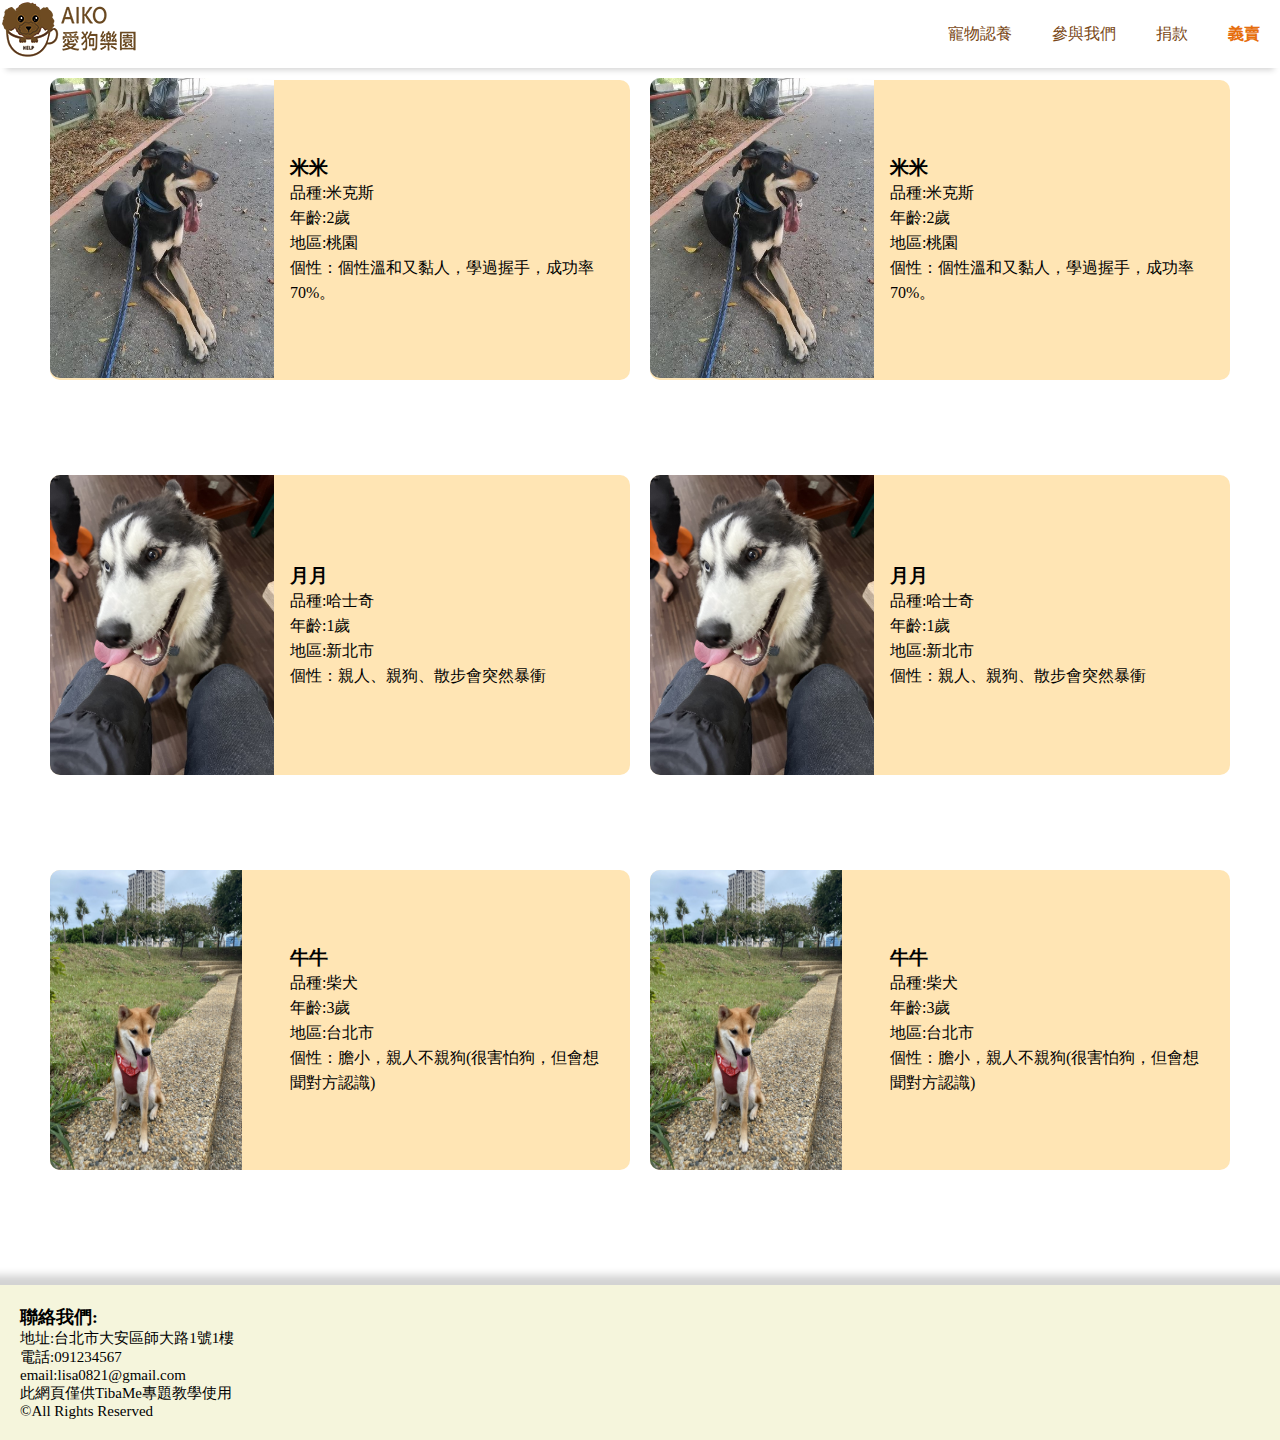
<file: adoption.html>
<!DOCTYPE html>
<html lang="en">

<head>
    <meta charset="UTF-8">
    <meta http-equiv="X-UA-Compatible" content="IE=edge">
    <meta name="viewport" content="width=device-width, initial-scale=1.0">
    <title>Document</title>
    <link rel="stylesheet" href="grid.css">
    <link rel="stylesheet" href="adoption.css">
</head>
<style>
    
</style>

<body>
    <div class="wrap">
        <input type="checkbox" name="" id="menu_control">
        <div class="header">
            <h1 class="logo">
                <a href="index.html"><img src="pic/DOG.png" alt=""></a>
            </h1>
            <label for="menu_control" class="menu_btn">
                <span>選單</span>
            </label>
            <nav>
                <a href="adoption.html">寵物認養</a>
                <a href="participate.html">參與我們</a>
                <a href="donation.html" class="list-of-donate">捐款</a>
                <a href="vending-machine.html" class="charity">義賣</a>
            </nav>
        </div>
        <div class="container">
            <div class="row">
                <div class="col-12 col-xl-6">
                    <div class="item">
                        <div class="pic" id="mix">
                            <a href="adoption_details.html"><img src="pic/tongue.jpg"></a>
                        </div>
                        <div class="txt">
                            <h3>米米</h3>
                            <p>品種:米克斯</p>
                            <p>年齡:2歲</p>
                            <p>地區:桃園</p>
                            <p>個性：個性溫和又黏人，學過握手，成功率70%。</p>
                        </div>
                    </div>
                </div>
                <div class="col-12 col-xl-6">
                    <div class="item">
                        <div class="pic" id="mix">
                            <a href="adoption_details.html"><img src="pic/tongue.jpg"></a>
                        </div>
                        <div class="txt">
                            <h3>米米</h3>
                            <p>品種:米克斯</p>
                            <p>年齡:2歲</p>
                            <p>地區:桃園</p>
                            <p>個性：個性溫和又黏人，學過握手，成功率70%。</p>
                        </div>
                    </div>
                </div>
                <div class="col-12 col-xl-6">
                    <div class="item">
                        <div class="pic" id="husky">
                            <a href="adoption_details.html"><img src="pic/husky.jpeg"></a>
                        </div>
                        <div class="txt">
                            <h3 class>月月</h3>
                            <p>品種:哈士奇</p>
                            <p>年齡:1歲</p>
                            <p>地區:新北市</p>
                            <p>個性：親人、親狗、散步會突然暴衝</p>
                        </div>
                    </div>
                </div>
                <div class="col-12 col-xl-6">
                    <div class="item">
                        <div class="pic" id="husky">
                            <a href="adoption_details.html"><img src="pic/husky.jpeg"></a>
                        </div>
                        <div class="txt">
                            <h3 class>月月</h3>
                            <p>品種:哈士奇</p>
                            <p>年齡:1歲</p>
                            <p>地區:新北市</p>
                            <p>個性：親人、親狗、散步會突然暴衝</p>
                        </div>
                    </div>
                </div>
                <div class="col-12 col-xl-6">
                    <div class="item">
                        <div class="pic" id="shiba">
                            <a href="adoption_details.html"><img src="pic/shiba_inu.jpg"></a>
                        </div>
                        <div class="txt">
                            <h3 class=>牛牛</h3>
                            <p>品種:柴犬</p>
                            <p>年齡:3歲</p>
                            <p>地區:台北市</p>
                            <p>個性：膽小，親人不親狗(很害怕狗，但會想聞對方認識)</p>
                        </div>
                    </div>
                </div>
                <div class="col-12 col-xl-6">
                    <div class="item">
                        <div class="pic" id="shiba">
                            <a href="adoption_details.html"><img src="pic/shiba_inu.jpg"></a>
                        </div>
                        <div class="txt">
                            <h3>牛牛</h3>
                            <p>品種:柴犬</p>
                            <p>年齡:3歲</p>
                            <p>地區:台北市</p>
                            <p>個性：膽小，親人不親狗(很害怕狗，但會想聞對方認識)</p>
                        </div>
                    </div>
                </div>
            </div>
            <div class="gap_80"></div>
        </div>
    </div>
    <div class="footer">
        <div class="foot">
        <h3 class="contact">聯絡我們: </h3>
        <p>地址:台北市大安區師大路1號1樓</p>
        <p>電話:091234567</p>
        <p>email:lisa0821@gmail.com</p>
        <p class="p_space"> </p>
        <p>此網頁僅供TibaMe專題教學使用</p>
        <p>©All Rights Reserved</p>
        </div>
    </div>
</body>

</html>
</body>

</html>
</file>
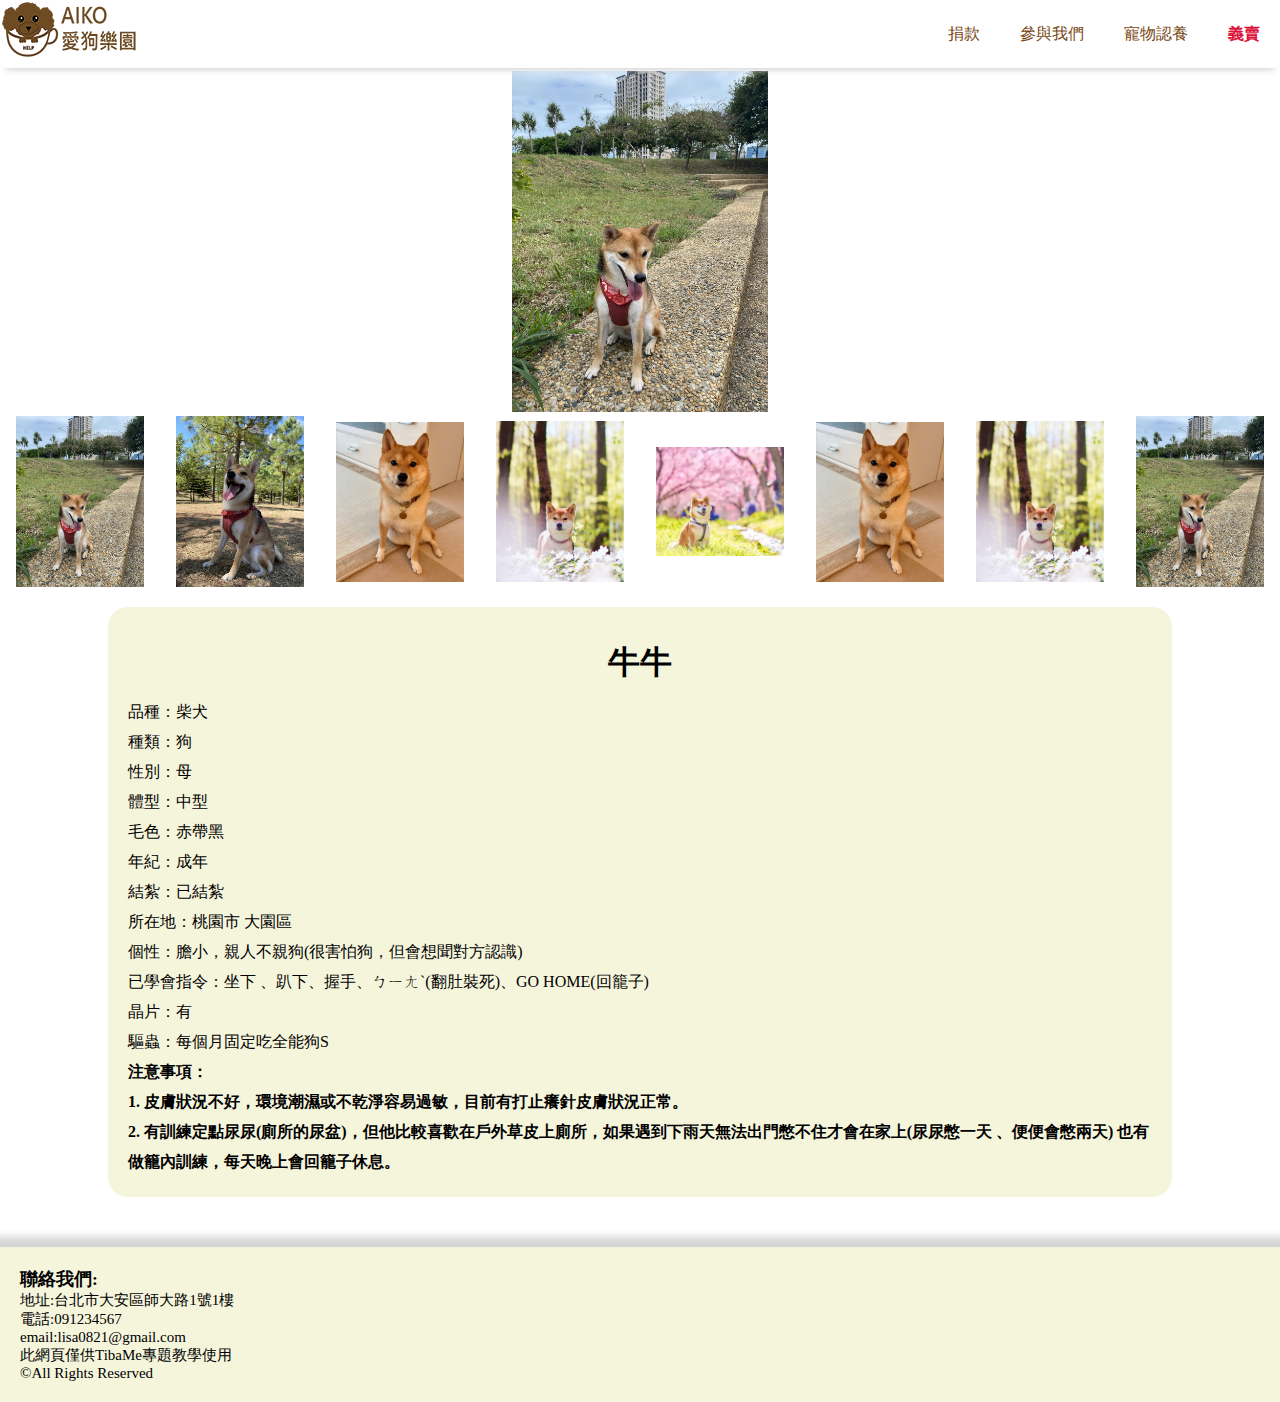
<file: adoption_details.html>
<!DOCTYPE html>
<html lang="en">

<head>
    <meta charset="UTF-8">
    <meta http-equiv="X-UA-Compatible" content="IE=edge">
    <meta name="viewport" content="width=device-width, initial-scale=1.0">
    <title>Document</title>
    <link rel="stylesheet" href="adoption_details.css">
</head>

<body>
    <div class="wrap">
        <input type="checkbox" name="" id="menu_control">
        <div class="header">
            <h1 class="logo">
                <a href="index.html"><img src="pic/DOG.png" alt=""></a>
            </h1>
            <label for="menu_control" class="menu_btn">
                <span>選單</span>
            </label>
            <nav>
                <a href="donation.html" class="list-of-donate">捐款</a>
                <a href="participate.html">參與我們</a>
                <a href="adoption.html">寵物認養</a>
                <a href="vending-machine.html" class="charity">義賣</a>
            </nav>
        </div>
        <div class="adoption_information">領養資訊</div>
        <div class="up">
            <div class="picture">
                <div>
                    <img id="large" src="pic/shiba_inu.jpg">
                </div>
                <div class="small">
                    <img src="pic/shiba_inu.jpg" class="small-pic" />
                    <img src="pic/small.jpg" class="small-pic" />
                    <img src="pic/shib_sit.jpg" class="small-pic" />
                    <img src="pic/serious_shibainu.jpg" class="small-pic" />
                    <img src="pic/shiba_with_sakura.jpg" class="small-pic" />
                    <img src="pic/shib_sit.jpg" class="small-pic" />
                    <img src="pic/serious_shibainu.jpg" class="small-pic" />
                    <img src="pic/shiba_inu.jpg" class="small-pic" />
                </div>
            </div>
            <div class="brief_content">
                <h1>牛牛</h1>
                <p>品種：柴犬</p>
                <p>種類：狗</p>
                <p>性別：母</p>
                <p>體型：中型</p>
                <p>毛色：赤帶黑</p>
                <p>年紀：成年</p>
                <p>結紮：已結紮</p>
                <p>所在地：桃園市 大園區</p>
                <p>個性：膽小，親人不親狗(很害怕狗，但會想聞對方認識)
                </p>
                <p>已學會指令：坐下 、趴下、握手、ㄅㄧㄤˋ(翻肚裝死)、GO HOME(回籠子)
                </p>
                <p>晶片：有
                </p>
                <p>驅蟲：每個月固定吃全能狗S
                </p>
                <p><b>注意事項：</b>
                </p>
                <p><b>1. 皮膚狀況不好，環境潮濕或不乾淨容易過敏，目前有打止癢針皮膚狀況正常。</b> </p>
                <p><b>2. 有訓練定點尿尿(廁所的尿盆)，但他比較喜歡在戶外草皮上廁所，如果遇到下雨天無法出門憋不住才會在家上(尿尿憋一天 、便便會憋兩天)
                        也有做籠內訓練，每天晚上會回籠子休息。</b></p>
            </div>
        </div>
        <div class="footer">
            <h3 class="contact">聯絡我們: </h3>
            <p>地址:台北市大安區師大路1號1樓</p>
            <p>電話:091234567</p>
            <p>email:lisa0821@gmail.com</p>
            <p class="p_space"> </p>
            <p>此網頁僅供TibaMe專題教學使用</p>
            <p>©All Rights Reserved</p>
        </div>
    </div>
    <script src="adoption_details.js">
    </script>
</body>

</html>
</file>
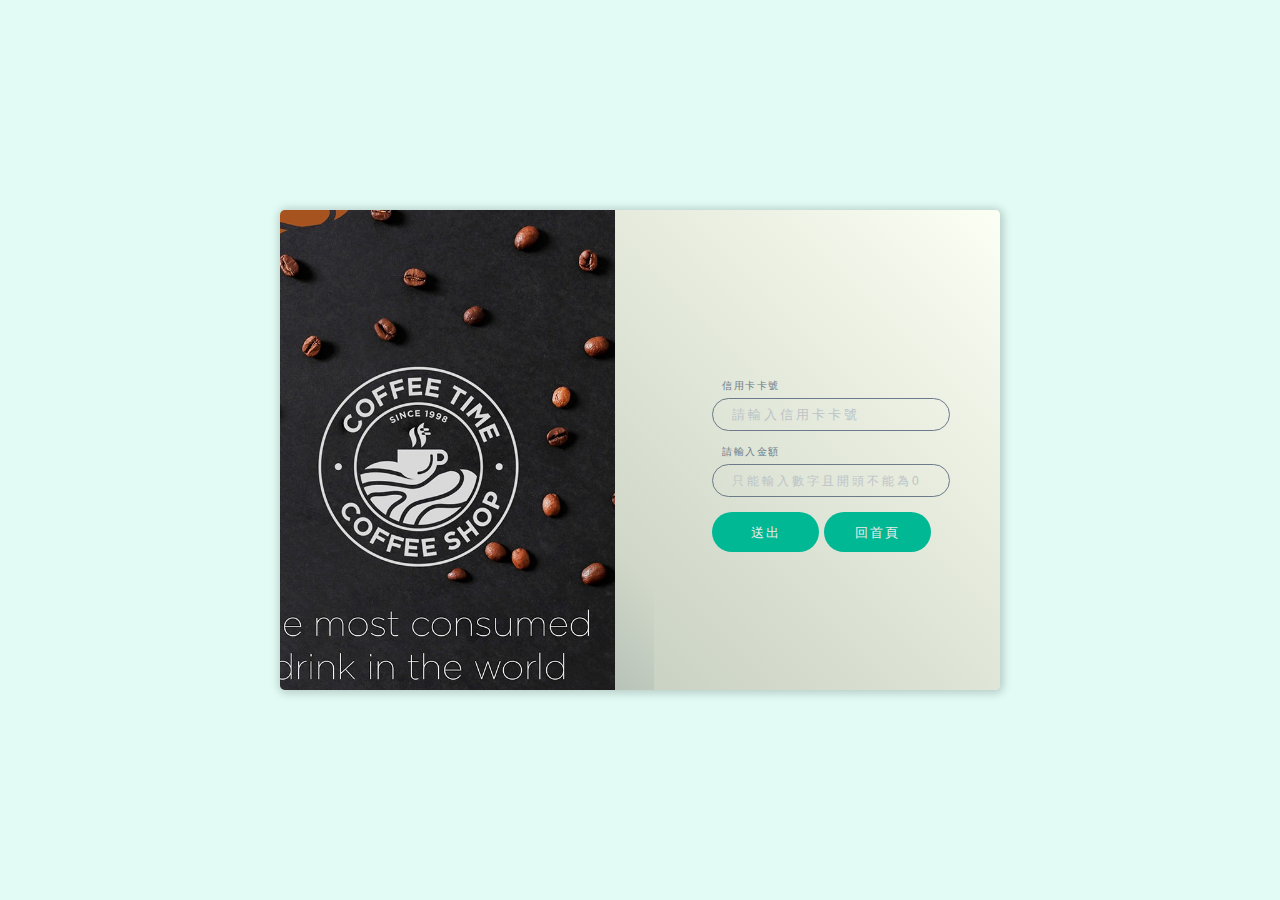
<file: checkout.html>
<!DOCTYPE html>
<html lang="en">

<head>
    <meta charset="UTF-8">
    <meta http-equiv="X-UA-Compatible" content="IE=edge">
    <meta name="viewport" content="width=device-width, initial-scale=1.0">
    <title>Document</title>
    <link rel="stylesheet" href="checkout.css">
</head>

<body>
    <div id="wrapper">
        <div id="container">

            <div id="info">
                <img id="product" src="pic/espresso.jpg" />
            </div>

            <div id="payment">

                <form id="checkout">

                    <input class="card" id="visa" type="button" name="card" value="">
                    <input class="card" id="mastercard" type="button" name="card" value="">

                    <label>信用卡卡號</label>
                    <input class="cardnumber" id="cardnumber"  type="text" placeholder="請輸入信用卡卡號" maxlength="15">

                    <label>請輸入金額</label>
                    <input id="cardholder" type="text" name="name" requierd="true" maxlength="3" placeholder="只能輸入數字且開頭不能為0" required="required" oninput="value=value.replace(/[^\d]|^[0]/g,'')"
                    onkeyup="clearNoNum(this)"/>

                    <input class="btn" type="button" name="purchase" value="送出" onClick="checkCreditCard(myform.selectCard.value, creditCardNumber.value)" >
                    <input class="btn" type="button" name="purchase" value="回首頁"  onclick="location.href='index.html'" />
                </form>
            </div>

        </div>
    </div>
    <script src="checkout.js"></script>
</body>

</html>
</file>
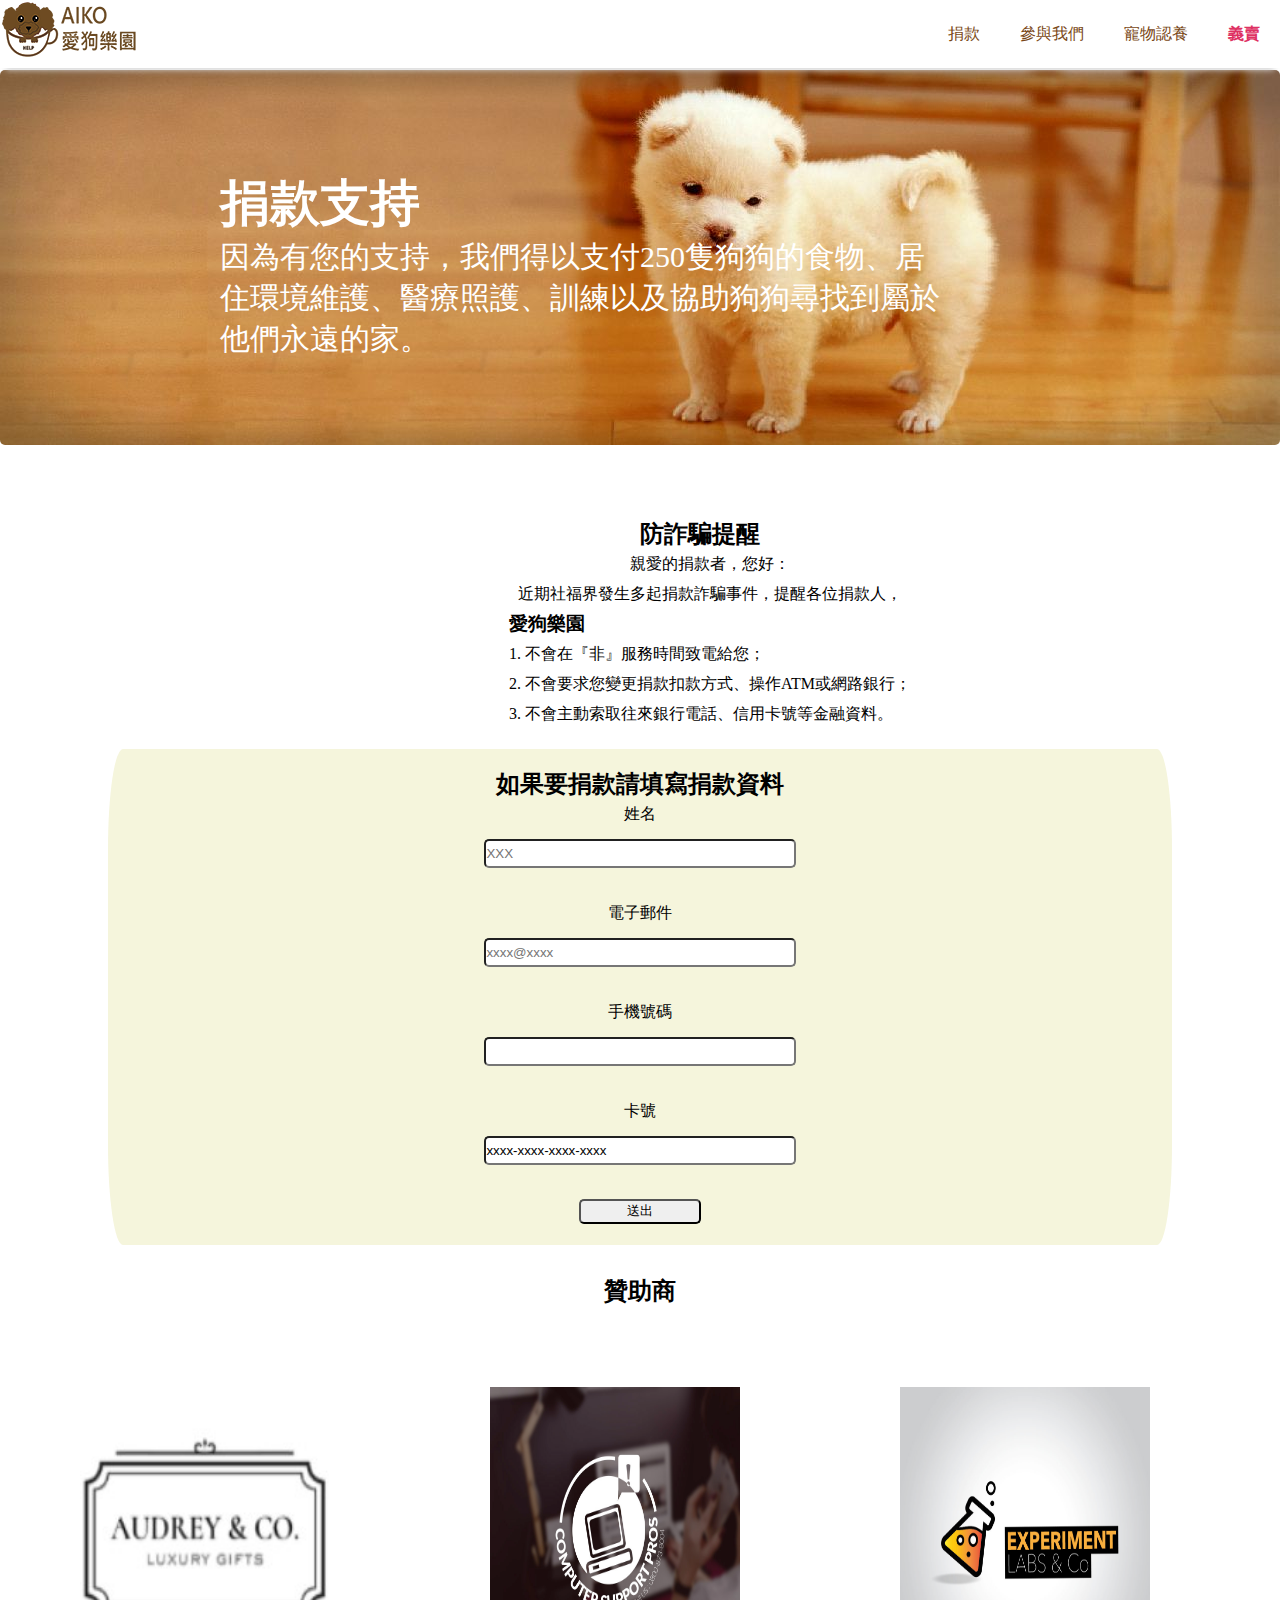
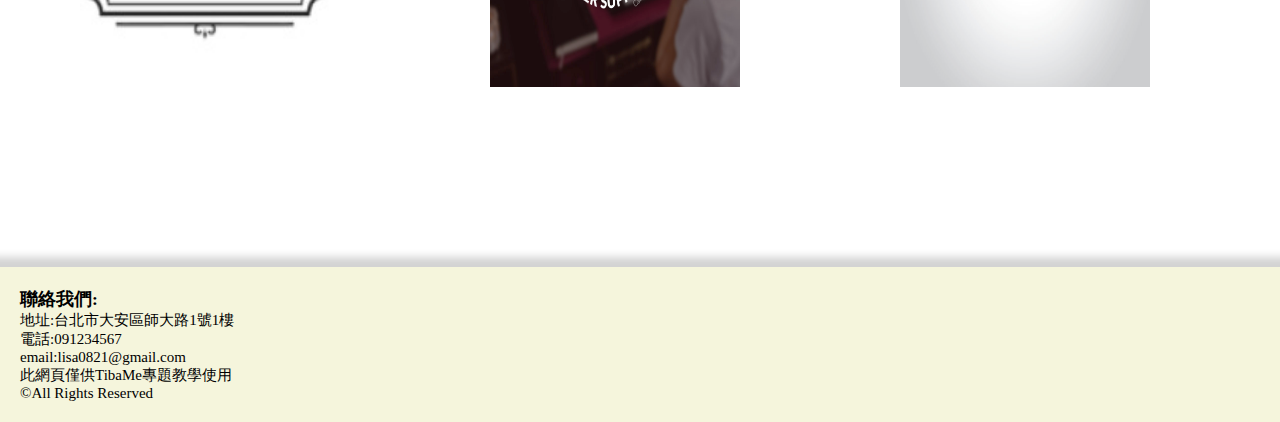
<file: donation.html>
<!DOCTYPE html>
<html lang="en">

<head>
    <meta charset="UTF-8">
    <meta http-equiv="X-UA-Compatible" content="IE=edge">
    <meta name="viewport" content="width=device-width, initial-scale=1.0">
    <title>Document</title>
    <link rel="stylesheet" href="donation.css">
</head>

<body>
    <div class="wrap">
        <input type="checkbox" name="" id="menu_control">
        <div class="header">
            <h1 class="logo">
                <a href="index.html"><img src="pic/DOG.png" alt=""></a>
            </h1>
            <label for="menu_control" class="menu_btn">
                <span>選單</span>
            </label>
            <nav>
                <a href="donation.html" class="list-of-donate">捐款</a>
                <a href="participate.html">參與我們</a>
                <a href="adoption.html">寵物認養</a>
                <a href="vending-machine.html" class="charity">義賣</a>
            </nav>
        </div>
        <div class="banner">
            <div class="dog_picture">
                <img src="pic/donation.banner.jpg" alt="">
                <div class="banner-content">
                    <h1>捐款支持</h1>
                    <p>
                        因為有您的支持，我們得以支付250隻狗狗的食物、居住環境維護、醫療照護、訓練以及協助狗狗尋找到屬於他們永遠的家。</p>
                </div>
            </div>
        </div>
        <div class="avoid-to-defraud">
            <h2>防詐騙提醒</h2>
            <p>親愛的捐款者，您好：</p>
            <p>近期社福界發生多起捐款詐騙事件，提醒各位捐款人，</p>
            <ol>
                <h3>愛狗樂園</h3>
                <li>
                    1. 不會在『非』服務時間致電給您；
                </li>
                <li>
                    2. 不會要求您變更捐款扣款方式、操作ATM或網路銀行；
                </li>
                <li>
                    3. 不會主動索取往來銀行電話、信用卡號等金融資料。
                </li>
            </ol>
        </div>
    </div>
    <form action="participate.html" name="participate_form">
        <h2>如果要捐款請填寫捐款資料</h2>
        <div class="label">
            <label for="person">姓名</label><br>
            <input type="text" id="person" name="person" placeholder="XXX"><br>
            <label for="email">電子郵件</label><br>
            <input type="text" name=email size=20 placeholder="xxxx@xxxx"><br>
            <label for="contact_number">手機號碼</label><br>
            <input type="tel" id="contact_number" name="contact_number" maxlength="10"><br>
            <label for="contact_number">卡號</label><br>
            <input type="text" name=cardNumber size=20 value="xxxx-xxxx-xxxx-xxxx"><br>
            <div class="submit"><input type=button VALUE="送出" onClick="validForm(this.form)" ></div>
        </div>
    </form>
    <div class="marquee-wrapper">
        <h2>贊助商</h2>
        <div class="marquee">
            <img src="pic/audrey.jpg">
            <img src="pic/computer-logo-design.jpg">
            <img src="pic/Expert-Lab-logo-preview.jpg">
            <img src="pic/game.jpg">
            <img src="pic/lance.jpg">
            <img src="pic/lion-head-logo.jpg">
            <img src="pic/never.jpg">
            <img src="pic/safi.jpg">
            
        </div>
    </div>
    <div class="gap_80"></div>
    <div class="footer">
        <h3 class="contact">聯絡我們: </h3>
        <p>地址:台北市大安區師大路1號1樓</p>
        <p>電話:091234567</p>
        <p>email:lisa0821@gmail.com</p>
        <p class="p_space"> </p>
        <p>此網頁僅供TibaMe專題教學使用</p>
        <p>©All Rights Reserved</p>
    </div>
    
    <script>
        function checkName(control) {
            if (control.value == "") {
                alert("請填寫姓名")
                return (false);
            }
            return (true);
        }

        function checkEmail(email) {
            index = email.indexOf('@', 0);
            if (email.length == 0) {
                alert("請輸入電子郵件地址！");
                return (false);
            } else if (index == -1) {
                alert("錯誤：必須包含「@」。");
                return (false);
            } else if (index == 0) {
                alert("錯誤：「@」之前不可為空。");
                return (false);
            } else if (index == email.length - 1) {
                alert("錯誤：「@」之後不可為空。");
                return (false);
            } else
                return (true);
        }
        function isNumericValidate(s) {
            // var validChars = new Array("0123456789");
            // 宣告一個陣列，並把 0 - 9 裝進去
            var validChars = new Array(10);
            // 把引數 s 的每個數字用迴圈分別比較陣列，
            for (var i = 0; i <= 9; i++) {
                validChars[i] = i;
            }
            // 如果全部都是數字則回傳對的，否則則是錯的
            for (let i = 0; i < s.length; i++) {
                const found = validChars.find(c => c == s[i]);
                if (found === undefined) {
                    return false;
                }
            }
            return true;
        }
        function isHeadTwoValidate(number) {
            return number[0] == 0 && number[1] == 9;
        }

        function checkContactNumber(contactNumber) {
            if (contactNumber.value.length != 10) {
                alert("請輸入正確手機號碼")
                return (false);
            } else if (!isNumericValidate(contactNumber.value)) {
                alert("手機號碼只能為數字！");
                return (false);
            } else if (!isHeadTwoValidate(contactNumber.value)) {
                alert("手機只能09開頭")
                return (false);
            } else
                return (true);
        }

        function validForm(form) {
            if (!checkName(form.person)) return;
            if (!checkEmail(form.email.value)) return;
            if (!checkContactNumber(form.contact_number)) return;
            document.participate_form.submit();
        }
    </script>
</body>

</html>
</file>
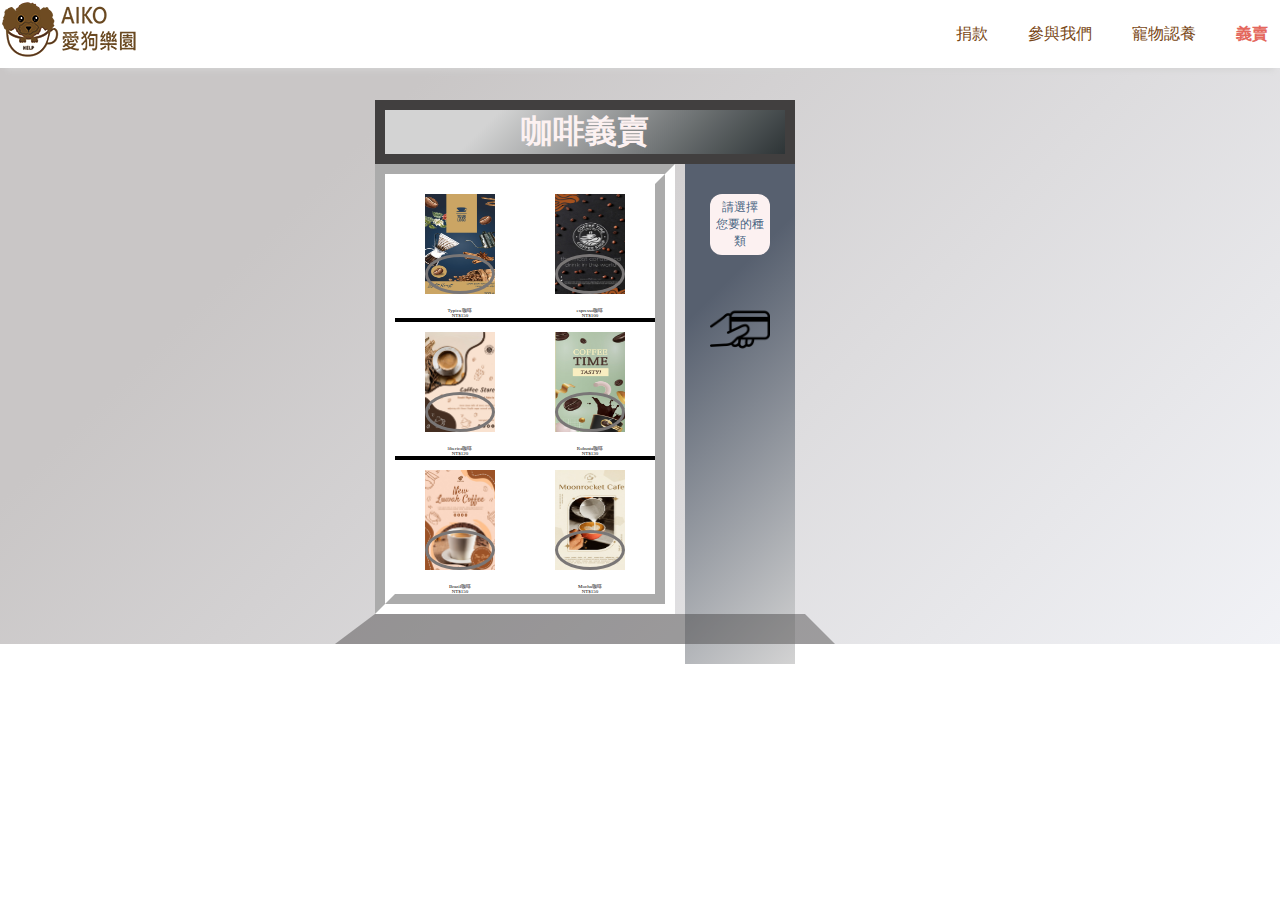
<file: vending-machine.html>
<!DOCTYPE html>
<html lang="en">

<head>
  <meta charset="UTF-8" />
  <meta name="viewport" content="width=device-width, initial-scale=1.0" />
  <title>Coffee vending machine</title>
  <script src="coffee.js"></script>
  <link rel="stylesheet" href="style.css" />
</head>

<body>
  <input type="checkbox" name="" id="menu_control">
        <div class="header">
            <h1 class="logo">
                <a href="index.html"><img src="pic/DOG.png" alt=""></a>
            </h1>
            <label for="menu_control" class="menu_btn">
                <span>選單</span>
            </label>
            <nav>
              <a href="donation.html" class="list-of-donate">捐款</a>
              <a href="participate.html">參與我們</a>
                <a href="adoption.html">寵物認養</a>
                <a href="vending-machine.html" class="charity">義賣</a>
            </nav>
            <div class="pet_adoption"></div>
        </div>
  <div class="section">
    <div class="container">
      <h1>咖啡義賣</h1>
      <div class="container-right">
        <div class="coffeprice" id="screen"></div>
        <button id="ok" onclick="location.href='checkout.html'">
          <img src="pic/pngegg.png" alt="insert-coin" />
        </button>
      </div>
      <div class="vending">
        <div class="type">
          <div class="coffebuttons">
            <button id="Typica"><img src="pic/Typica.jpg" width="70" height="100"></button>
            <p>Typica 咖啡</p>
            <p>NT$150</p>
          </div>
          <div class="coffebuttons"><button id="espresso"><img src="pic/espresso.jpg" width="70" height="100"></button>
            <p>espresso咖啡</p>
            <p>NT$100</p>
          </div>
        </div>
        <div class="line"></div>
        <div class="type">
          <div class="coffebuttons">
            <button id="liberica"><img src="pic/liberica.jpg" width="70" height="100"></button>
            <p>liberica咖啡</p>
            <p>NT$120</p>
          </div>
          <div class="coffebuttons"><button id="Robusta"><img src="pic/Robusta.jpg" width="70" height="100"></button>
            <p>Robusta咖啡</p>
            <p>NT$130</p>
          </div>
        </div>
        <div class="line"></div>
        <div class="type">
          <div class="coffebuttons">
            <button id="brazil"><img src="pic/brazil.jpg" width="70" height="100"></button>
            <p>Brazil咖啡</p>
            <p>NT$150</p>
          </div>
          <div class="coffebuttons"><button id="mocha"><img src="pic/mocha.jpg" width="70" height="100"></button>
            <p>Mocha咖啡</p>
            <p>NT$150</p>
          </div>
        </div>
      </div>
      <div class="trapezoid">
      </div>
      <!-- <div class="coffeeimg">
        <img src="pic/iconmonstr-coffee-15.svg" alt="cofeeCap" />
      </div> -->
      <!-- <div class="questionmoney">
        <label class='labelCash' for="cash">Insert money</label>
        <input type="number" name="moneyask" id="cash" />
      </div> -->


      <!-- <button id="cancel">
          <img src="pic/cancel.png" alt="cancel" />
        </button> -->
      <!-- <div class="change">
        <div>Change:</div>
        <div id="change-amount"></div>
      </div> -->
    </div>
  </div>
</body>

</html>
</file>
<file: grid.css>
* {
    margin: 0;
    padding: 0;
}
.container{
    max-width: 1200px;
    margin: auto;
    padding-left: 10px;
    padding-right: 10px;
    box-sizing: border-box;
}
.row{
    display: flex;
    flex-wrap: wrap ;
    margin-left: -10px;
    margin-right: -10px;
}
[class*=col-]{
    padding: 0 10px;
    box-sizing: border-box;
    margin-bottom: 15px;
}
 .col-1{ width: 8.333333%;}
 .col-2{ width: 16.666666%;}
 .col-3{ width: 25%;}
 .col-4{ width: 33.333333%;}
 .col-5{ width: 41.666666%;}
 .col-6{ width: 50%;}
 .col-7{ width: 58.333333%;}
 .col-8{ width: 66.666666%;}
 .col-9{ width: 75%;}
.col-10{ width: 83.333333%;}
.col-11{ width: 91.666666%;}
.col-12{ width: 100%;}

/* md 平板直up */
@media screen and (max-width: 767px){
    .col-sm-1{ width: 8.333333%;}
    .col-sm-2{ width: 16.666666%;}
    .col-sm-3{ width: 25%;}
    .col-sm-4{ width: 33.333333%;}
    .col-sm-5{ width: 41.666666%;}
    .col-sm-6{ width: 50%;}
    .col-sm-7{ width: 58.333333%;}
    .col-sm-8{ width: 66.666666%;}
    .col-sm-9{ width: 75%;}
    .col-sm-10{ width: 83.333333%;}
    .col-sm-11{ width: 91.666666%;}
    .col-sm-12{ width: 100%;}    
}
@media screen and (min-width:768px) {
    .col-md-1{ width: 8.333333%;}
    .col-md-2{ width: 16.666666%;}
    .col-md-3{ width: 25%;}
    .col-md-4{ width: 33.333333%;}
    .col-md-5{ width: 41.666666%;}
    .col-md-6{ width: 50%;}
    .col-md-7{ width: 58.333333%;}
    .col-md-8{ width: 66.666666%;}
    .col-md-9{ width: 75%;}
    .col-md-10{ width: 83.333333%;}
    .col-md-11{ width: 91.666666%;}
    .col-md-12{ width: 100%;}    
}
/* lg 平板橫up*/
@media screen and (min-width:992px) {
    .col-lg-1{ width: 8.333333%;}
    .col-lg-2{ width: 16.666666%;}
    .col-lg-3{ width: 25%;}
    .col-lg-4{ width: 33.333333%;}
    .col-lg-5{ width: 41.666666%;}
    .col-lg-6{ width: 50%;}
    .col-lg-7{ width: 58.333333%;}
    .col-lg-8{ width: 66.666666%;}
    .col-lg-9{ width: 75%;}
    .col-lg-10{ width: 83.333333%;}
    .col-lg-11{ width: 91.666666%;}
    .col-lg-12{ width: 100%;}    
}
/* xl 桌機up*/
@media screen and (min-width:1200px) {
    .col-xl-1{ width: 8.333333%;}
    .col-xl-2{ width: 16.666666%;}
    .col-xl-3{ width: 25%;}
    .col-xl-4{ width: 33.333333%;}
    .col-xl-5{ width: 41.666666%;}
    .col-xl-6{ width: 50%;}
    .col-xl-7{ width: 58.333333%;}
    .col-xl-8{ width: 66.666666%;}
    .col-xl-9{ width: 75%;}
    .col-xl-10{ width: 83.333333%;}
    .col-xl-11{ width: 91.666666%;}
    .col-xl-12{ width: 100%;}    
}


[class*=row-cols-] > .col{ 
    padding: 0 15px;
    box-sizing: border-box;
}
.row-cols-1 > div{ width: 100%;}
.row-cols-2 > div{ width: 50%;}
.row-cols-3 > div{ width: 33.333333%;}
.row-cols-4 > div{ width: 25%;}
.row-cols-5 > div{ width: 20%;}
.row-cols-6 > div{ width: 16.666666%;}

@media screen and (min-width:768px) {
    .row-cols-md-1 > div{ width: 100%;}
    .row-cols-md-2 > div{ width: 50%;}
    .row-cols-md-3 > div{ width: 33.333333%;}
    .row-cols-md-4 > div{ width: 25%;}
    .row-cols-md-5 > div{ width: 20%;}
    .row-cols-md-6 > div{ width: 16.666666%;}    
}

@media screen and (min-width:992px) {
    .row-cols-lg-1 > div{ width: 100%;}
    .row-cols-lg-2 > div{ width: 50%;}
    .row-cols-lg-3 > div{ width: 33.333333%;}
    .row-cols-lg-4 > div{ width: 25%;}
    .row-cols-lg-5 > div{ width: 20%;}
    .row-cols-lg-6 > div{ width: 16.666666%;}    
}

@media screen and (min-width:1200px) {
    .row-cols-xl-1 > div{ width: 100%;}
    .row-cols-xl-2 > div{ width: 50%;}
    .row-cols-xl-3 > div{ width: 33.333333%;}
    .row-cols-xl-4 > div{ width: 25%;}
    .row-cols-xl-5 > div{ width: 20%;}
    .row-cols-xl-6 > div{ width: 16.666666%;}    
}
</file>
<file: adoption.css>
* {
    margin: 0;
    padding: 0;
    list-style: none;
}

#menu_control {
    position: absolute;
    z-index: -2;
    opacity: 0;
}

.header {
    height: 68px;
    background-color: white;
    box-shadow: 0 8px 6px -6px lightgrey;
    position: relative;
    position: fixed;
    z-index: 5;
    width: 100%;
}

.menu_btn {
    width: 59px;
    height: 59px;
    background-color: #f5f5dc;
    display: block;
    position: absolute;
    top: -1px;
    padding-top: 10px;
    right: 5px;
}

.menu_btn span {
    opacity: 0;
    width: 1px;
    height: 1px;
    display: block;
    overflow: hidden;
    padding: 20px;
}

.menu_btn::before {
    content: '';
    position: absolute;
    height: 3px;
    left: 5px;
    right: 10px;
    width: 50px;
    background-color: #794715;
    top: 0;
    bottom: 0;
    margin: auto;
    box-shadow: 0px 15px 0px #794715,
        0px -15px 0px #794715;
}

nav {
    width: 80%;
    height: calc(100vh - 80px);
    background-color: #f5f5dc;
    position: absolute;
    margin-left: 700px;
    top: 70px;
    left: -100%;
    transition: .5s;
}

nav a {
    display: block;
    text-decoration: none;
    color: #794715;
    padding: 10px 20px;
    transform: .5s;
    border-bottom: 1px solid #794715;
}

.container{
    max-width: 1200px;
}

.charity{
    color: rgb(230, 110, 13);
    font-weight: bold;
}
#menu_control:checked~.header nav {
    left: 0;
}


.item {
    background-color: #FFE5B4;
    border-radius: 10px;
    padding: 20px;
    margin-top: 100px;
    height: 80%;
    box-sizing: border-box;
    display: flex;
    
}

#top {
    /* border: 1px solid saddlebrown; */
    height: 60%;
    bottom: -45px;
}

.pic {
    width: 200%;
    height:200px;
    position: relative;
    bottom: -5px;
    /* border: solid 1px red; */
}

#shiba img{
    width:60%;
    height: 231px;
    margin: -20px;
    margin-top: -25px;
    margin-bottom: -5px;
    border-radius: 10px 0 0 10px;
}

#mix img{
    width:60%;
    height: 235px;
    margin: -20px;
    margin-top: -28px;
    margin-bottom: 15px;
    border-radius: 10px 0 0 10px;
} 

#husky img{
    width:60%;
    height: 232px;
    margin-top: -25px;
    margin-left: -20px;
    border-radius: 10px 0 0 10px;
}

.txt {
    width: 100%;
    margin: auto;
    line-height: 25px;
    margin-left: -100px;
}

.gap_20 {
    height: 20px;
}

.gap_80 {
    height: 100px;
}

.footer {
        max-width: 1600px;
        background-color: beige;
        box-shadow: 0 10px 8px 20px lightgrey;
        padding: 20px;
        font-size: 15px;
    }
.foot{
    width: 100%;
}

.contact {
    top: 20px;
    width: 100%;
}

@media screen and (min-width:1200px) {
    .menu_btn {
        display: none;
    }

    .header {
        display: flex;
        justify-content: space-between;
        position: fixed;
        z-index: 5;
    }

    nav {
        position: relative;
        left: 0;
        display: flex;
        width: auto;
        height: auto;
        top: 0;
        align-items: center;
        background-color: white;
    }

    nav a {
        border-bottom: none;
    }

    .item {
        background-color: #FFE5B4;
        border-radius: 10px;
        padding: 20px;
        margin-top: 80px;
        height: 300px;
        box-sizing: border-box;
        display: flex;
    }

    #top {
        /* border: 1px solid saddlebrown; */
        height: 60%;
        bottom: 20px;
    }

    .pic {
        margin-top: 20px;
        margin: auto;
        width: 100%;
        height: 90%;
        position: relative;
    }

    #shiba img{
        width:60%;
        height: 300px;
        margin: -20px;
        margin-top: -38px;
        border-radius: 10px 0 0 10px;
    }
    
    #mix img{
        width:70%;
        height: 300px;
        margin: -20px;
        margin-top: -40px;
        margin-bottom: 15px;
        border-radius: 10px 0 0 10px;
    } 
    
    #husky img{
        width:70%;
        height: 300px;
        margin-top: -38px;
        margin-left: -20px;
        border-radius: 10px 0 0 10px;
    }

    .footer {
        max-width: 1600px;
        background-color: beige;
        box-shadow: 0 10px 8px 20px lightgrey;
        padding: 20px;
        font-size: 15px;
    }
    .foot{
        width: 100%;
    }
    .contact {
        top: 20px;
        width: 100%;
    }
}
</file>
<file: adoption_details.css>
* {
    margin: 0;
    padding: 0;
    list-style: none;
}

#menu_control {
    position: absolute;
    z-index: -2;
    opacity: 0;
}

.header {
    height: 68px;
    background-color: white;
    box-shadow: 0 8px 6px -6px lightgrey;
    position: relative;
    position: fixed;
    z-index: 5;
    width: 100%;
}

.menu_btn {
    width: 59px;
    height: 59px;
    background-color: #f5f5dc;
    display: block;
    position: absolute;
    top: -1px;
    padding-top: 10px;
    right: 5px;
}

.menu_btn span {
    opacity: 0;
    width: 1px;
    height: 1px;
    display: block;
    overflow: hidden;
    padding: 20px;
}

.menu_btn::before {
    content: '';
    position: absolute;
    height: 3px;
    left: 5px;
    right: 10px;
    width: 50px;
    background-color: #794715;
    top: 0;
    bottom: 0;
    margin: auto;
    box-shadow: 0px 15px 0px #794715,
        0px -15px 0px #794715;
}

nav {
    width: 80%;
    height: calc(100vh - 80px);
    background-color: #f5f5dc;
    position: absolute;
    top: 70px;
    left: -100%;
    transition: .5s;
}

nav a {
    display: block;
    text-decoration: none;
    color: #794715;
    padding: 10px 20px;
    transform: .5s;
    border-bottom: 1px solid #794715;
}


.charity {
    color: crimson;
    font-weight: bold;
}

#menu_control:checked~.header nav {
    left: 0;
}

.adoption_information {
    max-width: 1200px;
}

.picture {
    margin: auto;
    text-align: center;

}

#large {
    padding-top: 20px;
    width: 20%;
    margin-top: 30px;
}

.small {
    display: flex;
    justify-content: space-between;
}

.small img {
    display: inline-block;
    margin: auto;
    width: 10%;
}

.brief_content {
    line-height: 30px;
    background-color: #f5f5dc;
    padding: 20px;
    width: 80%;
    margin: auto;
    margin-top: 20px;
    border-radius: 20px;
}

.brief_content h1 {
    text-align: center;
    padding: 20px;
}

.footer {
    margin-top: 50px;
    background-color: beige;
    box-shadow: 0 10px 8px 20px lightgrey;
    padding: 20px;
    font-size: 15px;
}

.contact {
    top: 20px;
    width: 100%;
}


@media screen and (min-width:1200px) {
    .menu_btn {
        display: none;
    }

    .header {
        display: flex;
        justify-content: space-between;
        position: fixed;
        z-index: 5;
    }

    nav {
        position: relative;
        left: 0;
        display: flex;
        width: auto;
        height: auto;
        top: 0;
        align-items: center;
        background-color: white;
    }

    nav a {
        border-bottom: none;
    }
}
</file>
<file: checkout.css>
* {
    margin: 0;
    padding: 0;
    box-sizing: border-box;
    -webkit-transition: 0.2s ease-in-out;
    -moz-transition: 0.2s ease-in-out;
    -o-transition: 0.2s ease-in-out;
    transition: 0.2s ease-in-out;
    font-family: "proxima-nova", sans-serif;
    font-weight: 400;
    -webkit-font-smoothing: antialiased;
    -moz-osx-font-smoothing: grayscale;
    color: #6C7A89;
}

*:focus {
    outline: none;
}

body {
    background-color: #e2fbf5;
}

#wrapper {
    position: absolute;
    top: 50%;
    margin-top: -240px;
    left: 0;
    width: 100%;
}

#container {
    width: 720px;
    height: 480px;
    margin: 0 auto;
    box-shadow: 1px 1px 10px 2px rgba(0, 0, 0, 0.2);
    -webkit-border-radius: 5px;
    -moz-border-radius: 5px;
    -ms-border-radius: 5px;
    border-radius: 5px;
    overflow: hidden;
    background: #b3bead;
    background: -moz-linear-gradient(45deg, #b3bead 0%, #dfe5d7 60%, #fcfff4 100%);
    background: -webkit-linear-gradient(45deg, #b3bead 0%, #dfe5d7 60%, #fcfff4 100%);
    background: linear-gradient(45deg, #b3bead 0%, #dfe5d7 60%, #fcfff4 100%);
}

#info {
    width: 52%;
    height: 480px;
    float: left;
    background: -moz-linear-gradient(45deg, #95a5a6 0%, rgba(208, 215, 216, 0) 56%, rgba(255, 255, 255, 0) 100%);
    background: -webkit-linear-gradient(45deg, #95a5a6 0%, rgba(208, 215, 216, 0) 56%, rgba(255, 255, 255, 0) 100%);
    background: linear-gradient(45deg, #95a5a6 0%, rgba(208, 215, 216, 0) 56%, rgba(255, 255, 255, 0) 100%);
}

#info #product {
    width: 400px;
    margin: -50px 0 -85px -65px;
}

#info p {
    width: 100%;
    text-align: center;
    line-height: 1.5em;
    letter-spacing: 1px;
}

#info #price {
    width: 50%;
    margin: 0 auto;
    letter-spacing: 1px;
}

#info #price h2 {
    width: 100%;
    text-align: center;
    font-weight: 700;
    color: #000;
    padding-top: 10px;
}

#payment {
    width: 40%;
    float: right;
    padding: 95px 50px 25px 0;
}

#checkout {
    width: 100%;
}

#checkout input {
    margin-bottom: 15px;
}

#checkout label {
    float: left;
    text-transform: uppercase;
    letter-spacing: 1.5px;
    font-size: 0.6em;
    padding: 0 0 5px 10px;
}

#checkout #cvc-label {
    margin-left: 25px;
}

#checkout .card {
    width: 29%;
    margin: 0 10% 25px 10%;
    border: none;
    background: none;
    height: 50px;
    cursor: pointer;
    -webkit-filter: grayscale(100%);
    filter: grayscale(100%);
}

#checkout .card:focus {
    -webkit-filter: none;
    filter: none;
}

#checkout #visa {
    background-image: url("http://enwaara.se/codepen/visa.png");
    background-repeat: no-repeat;
    background-position: center center;
    background-size: cover;
}

#checkout #mastercard {
    background-image: url("http://enwaara.se/codepen/mastercard.png");
    background-repeat: no-repeat;
    background-position: center center;
    background-size: 118%;
}

#checkout #cardnumber,
#checkout #cardholder,
#checkout #cvc {
    width: 100%;
    background: none;
    border: 1px solid #6C7A89;
    padding: 8px 19px;
    -webkit-border-radius: 50px;
    -moz-border-radius: 50px;
    -ms-border-radius: 50px;
    border-radius: 50px;
    letter-spacing: 1px;
}

#checkout #cardnumber:focus,
#checkout #cardholder:focus,
#checkout #cvc:focus {
    border: 1px solid #00b894;
}

#checkout ::-webkit-input-placeholder {
    letter-spacing: 3px;
    text-transform: uppercase;
    font-size: 0.9em;
    color: #BDC3C7;
}

#checkout #cardnumber {
    letter-spacing: 3px;
}

#checkout #cardnumber::-webkit-input-placeholder {
    font-size: 1em;
}

#checkout #left {
    width: 41%;
    border: 1px solid #6C7A89;
    -webkit-border-radius: 50px;
    -moz-border-radius: 50px;
    -ms-border-radius: 50px;
    border-radius: 50px;
    overflow: hidden;
    padding: 3px 5px;
    float: left;
}

#checkout #left #month,
#checkout #left #year {
    background: none;
    border: none;
    padding: 5px;
    -webkit-border-radius: 5px;
    -moz-border-radius: 5px;
    -ms-border-radius: 5px;
    border-radius: 5px;
    float: left;
    font-size: 0.8em;
    letter-spacing: 3px;
    color: #BDC3C7;
    -webkit-appearance: none;
    -moz-appearance: none;
    appearance: none;
}

#checkout #left #month option,
#checkout #left #year option {
    background: #ECECEC;
}

#checkout #left p {
    float: left;
    padding-top: 2px;
    font-size: 1.2em;
    color: #BDC3C7;
    letter-spacing: 3px;
}

#checkout #cvc {
    width: 48%;
    float: left;
    margin-left: 11%;
}

#checkout .btn {
    background: #00b894;
    border: none;
    width: 45%;
    padding: 12px 10px 10px 10px;
    -webkit-border-radius: 50px;
    -moz-border-radius: 50px;
    -ms-border-radius: 50px;
    border-radius: 50px;
    text-transform: uppercase;
    letter-spacing: 2px;
    font-weight: 400;
    color: #ECECEC;
    cursor: pointer;
    margin: auto;
}

#checkout .btn:hover {
    background: #16A085;
}
</file>
<file: donation.css>
* {
    margin: 0;
    padding: 0;
    list-style: none;
}

#menu_control {
    position: absolute;
    z-index: -2;
    opacity: 0;
}

.header {
    height: 68px;
    background-color: white;
    box-shadow: 0 8px 6px -6px lightgrey;
    position: relative;
    position: fixed;
    z-index: 5;
    width: 100%;
}

.menu_btn {
    width: 59px;
    height: 59px;
    background-color: #f5f5dc;
    display: block;
    position: absolute;
    top: -1px;
    padding-top: 10px;
    right: 5px;
}

.menu_btn span {
    opacity: 0;
    width: 1px;
    height: 1px;
    display: block;
    overflow: hidden;
    padding: 20px;
}

.menu_btn::before {
    content: '';
    position: absolute;
    height: 3px;
    left: 5px;
    right: 10px;
    width: 50px;
    background-color: #794715;
    top: 0;
    bottom: 0;
    margin: auto;
    box-shadow: 0px 15px 0px #794715,
        0px -15px 0px #794715;
}

nav {
    width: 80%;
    height: calc(100vh - 80px);
    background-color: #f5f5dc;
    position: absolute;
    top: 70px;
    left: -100%;
    transition: .5s;
}

nav a {
    display: block;
    text-decoration: none;
    color: #794715;
    padding: 10px 20px;
    transform: .5s;
    border-bottom: 1px solid #794715;
}

.charity {
    color: #de3163;
    font-weight: bold;
}

#menu_control:checked~.header nav {
    left: 0;
}

.banner {
    display: flex;
    margin: auto;
    height: auto;
    box-sizing: border-box;
    padding-top: 70px;
    /* max-width: 800px; */
    margin: auto;
    position: relative;
}

.dog_picture img {
    width: 100%;
    height: 100%;
    border-radius: 5px;
}

.banner-content {
    position: absolute;
    width: 40%;
    color: white;
    z-index: 2;
    left: 10px;
    top: 50px;
    padding-top: 20px;
    border-radius: 30px;
    box-sizing: border-box;
    color: white;
}

.banner-content h1 {
    font-size: 20px;
}

.banner-content p {
    font-size: 6px;

}

.avoid-to-defraud {
    box-sizing: border-box;
    padding-right: 50px;
    padding-left: 50px;
    line-height: 30px;
}

.avoid-to-defraud h2 {
    text-align: center;
    padding-top: 70px;
}

.avoid-to-defraud h3 {
    padding-right: 30px;

}

.avoid-to-defraud p {
    line-height: 30px;
}

form {
    background-color: #f5f5dc;
    margin-top: 20px;
    padding: 20px;
    width: 80%;
    margin-right: 30px;
    margin: 0 auto;
    margin-top: 20px;
    line-height: 30px;
    border-radius: 15px/100px;
    text-align: center;
}


.gap_20 {
    height: 20px;
}

.gap_80 {
    height: 100px;
}

.footer {
    background-color: beige;
    box-shadow: 0 10px 8px 20px lightgrey;
    font-size: 15px;
    margin: auto;
}

.marquee-wrapper {
    overflow: hidden;
}

.marquee {
    display: flex;
    -webkit-animation-name: marquee;
    animation-name: marquee;
    -webkit-animation-duration: 30s;
    animation-duration: 30s;
    -webkit-animation-iteration-count: infinite;
    animation-iteration-count: infinite;
    -webkit-animation-timing-function: linear;
    animation-timing-function: linear;
    -webkit-animation-direction: alternate;
    animation-direction: alternate;
    transform: translateX(0);
}

.marquee img {
    padding: 80px;
    width: 250px;
    height: 300px;
}

.marquee-wrapper h2{
    text-align: center;
    margin-top: 30px;
}

@-webkit-keyframes marquee {
    from {
        transform: translateX(0);
    }

    to {
        transform: translateX(-100%);
    }
}

@keyframes marquee {
    from {
        transform: translateX(0);
    }

    to {
        transform: translateX(-100%);
    }
}

@media screen and (min-width:1200px) {
    .menu_btn {
        display: none;
    }

    .header {
        display: flex;
        justify-content: space-between;
        position: fixed;
        z-index: 5;
    }

    nav {
        position: relative;
        left: 0;
        display: flex;
        width: auto;
        height: auto;
        top: 0;
        align-items: center;
        background-color: white;
    }

    nav a {
        border-bottom: none;
    }

    .banner {
        display: block;
        margin: auto;
        height: auto;
        box-sizing: border-box;
        position: relative;
    }

    .dog_picture img {
        width: 100%;
        margin: 0;
        text-align: center;
    }

    .banner-content {
        position: absolute;
        width: 75%;
        height: 75%;
        color: white;
        z-index: 2;
        top: 50px;
        left: 100px;
        padding: 120px;
        border-radius: 30px;
        font-size: 50px;
    }

    .banner-content h1 {
        font-size: 50px;
    }

    .banner-content p {
        font-size: 30px;
    }

    .avoid-to-defraud {
        margin: 0px auto;
        box-sizing: border-box;
        padding-right: 50px;
        padding-left: 190px;
        line-height: 30px;
        display: flex;
        justify-content: center;
        align-items: center;
        flex-direction: column;
    }

    .label {
        display: flex;
        flex-direction: column;
        justify-content: center;
        align-items: center;
    }

    .label input {
        margin-top: -20px;
        border-radius: 5px;
        width: 30%;
        height: 25px;
    }

    .submit {
        width: 40%;
        text-align: center;
    }

    .form {
        width: 50%;
    }

    form h2 {
        text-align: center;
    }

    .avoid-to-defraud h2 {
        padding-top: 70px;
        padding-right: 20px;
    }

    .avoid-to-defraud h3 {
        text-align: left;
    }

    .avoid-to-defraud p {
        line-height: 30px;
        text-align: left;

    }

    .gap_20 {
        height: 20px;
    }

    .footer {
        background-color: beige;
        box-shadow: 0 10px 8px 20px lightgrey;
        padding: 20px;
        font-size: 15px;
    }

    .contact {
        top: 20px;
        width: 100%;
    }
}
</file>
<file: style.css>
*,
*::before,
*::after {
  box-sizing: border-box;
  margin: 0;
}

* {
  margin: 0;
  padding: 0;
  list-style: none;
}

#menu_control {
  position: absolute;
  z-index: -2;
  opacity: 0;
}

.header {
  height: 68px;
  background-color: white;
  box-shadow: 0 8px 6px -6px lightgrey;
  position: relative;
  position: fixed;
  z-index: 5;
  width: 100%;
}

.menu_btn {
  width: 59px;
  height: 59px;
  background-color: #f5f5dc;
  display: block;
  position: absolute;
  top: -1px;
  padding-top: 10px;
  right: 5px;
}

.menu_btn span {
  opacity: 0;
  width: 1px;
  height: 1px;
  display: block;
  overflow: hidden;
  padding: 20px;
}

.menu_btn::before {
  content: '';
  position: absolute;
  height: 3px;
  left: 5px;
  right: 10px;
  width: 50px;
  background-color: #794715;
  top: 0;
  bottom: 0;
  margin: auto;
  box-shadow: 0px 15px 0px #794715,
    0px -15px 0px #794715;
}

nav {
  width: 80%;
  height: calc(100vh - 80px);
  background-color: #f5f5dc;
  position: absolute;
  margin-right: -100px;
  top: 70px;
  left: -100%;
  transition: .5s;
}

nav a {
  display: block;
  text-decoration: none;
  color: #794715;
  padding: 10px 20px;
  transform: .5s;
  border-bottom: 1px solid #794715;
}

#menu_control:checked~.header nav {
  left: 0;
}

.section {
  margin: 0 auto;
  /* max-width: 1200px; */
  vertical-align: middle;
  background-color: #f1f2f6;
  background-image: linear-gradient(315deg, #f1f2f6 0%, #c9c6c6 74%);
}

.container {
  display: flex;
  flex-direction: column;
  align-items: center;
  width: 50%;
  margin: 0 auto;
}

.container h1 {
  width: 420px;
  margin-left: -110px;
  text-align: center;
  border: 10px solid #413f3f;
  color: #fcf1f1;
  background-color: #2d3436;
  background-image: linear-gradient(315deg, #2d3436 0%, #d3d3d3 74%);
  margin-bottom: -50px;
  margin-top: 100px;
  background-color: 100px;
}

.container-right {
  width: 110px;
  height: 500px;
  background-color: #d3d3d3;
  background-image: linear-gradient(315deg, #d3d3d3 0%, #57606f 74%);
  margin-left: 200px;
  margin-top: 50px;
  margin-bottom: -30px;
}

.coffeprice {
  font-size: 28px;
}

#screen {
  background-color: #fcf1f1;
  border-radius: 12px;
  color: rgba(8, 55, 95, 0.788);
  width: 60px;
  margin: auto;
  margin-top: 30px;
  margin-left: 25px;
  font-size: 12px;
  padding: 5px;
  text-align: center;
}

.charity {
  color: rgb(230, 110, 13);
  font-weight: bold;
}

.type {
  display: flex;
}

.vending {
  width: 300px;
  border-width: 20px;
  border-color: white;
  background-color: rgb(255, 255, 255);
  border-style: groove;
  margin-right: 230px;
  margin-top: -470px;
}

.line {
  border: 2px solid black;
  background-color: black;
}

button {
  padding: 5px;
  margin: 5px;
  background-color: transparent;
  border-style: none;
  /* width: 50px;
  height: 60px; */
}

.coffebuttons {
  width: 70vw;
  font-size: 5px;
  text-align: center;
}

.coffebuttons::before {
  content: "";
  position: absolute;
  margin-top: 70px;
  margin-left: 10px;
  width: 70px;
  height: 40px;
  border: 3px solid #797676;
  border-radius: 50%;
}

#ok {
  margin: 40px 20px auto;
}

#ok>img {
  width: 60px;
}

#cancel>img {
  width: 80px;
}

.coffeeimg>img {
  background: url(iconmonstr-coffee-15.svg) no-repeat;
  background-size: contain;
  width: 50px;
}

.questionmoney {
  display: flex;
  flex-direction: column;
  align-items: center;
}

#cash {
  height: 40px;
  font-size: 24px;
  border-radius: 50px;
}

.labelCash {
  font-size: 30px;
}

.trapezoid {
  width: 500px;
  height: 0;
  border-width: 50px 30px 30px 40px;
  border-style: none solid solid;
  margin-left: -110px;
  border-color: transparent transparent #302d2d65;

}

@media screen and (min-width:1200px) {
  .menu_btn {
    display: none;
  }

  .header {
    display: flex;
    justify-content: space-between;
    position: fixed;
    z-index: 5;
  }

  nav {
    position: relative;
    left: 0;
    display: flex;
    width: auto;
    height: auto;
    top: 0;
    align-items: center;
    background-color: white;
    margin-left: 700px;
  }

  nav a {
    border-bottom: none;
  }

  .item {
    background-color: #FFE5B4;
    border-radius: 10px;
    padding: 20px;
    margin-top: 50px;
    height: 300px;
    box-sizing: border-box;
    display: flex;
  }

  .charity {
    color: #e4685d;
    ;
  }

  #top {
    /* border: 1px solid saddlebrown; */
    height: 60%;
    bottom: 20px;
  }

  .section {
    margin: auto;
  }
}
</file>
